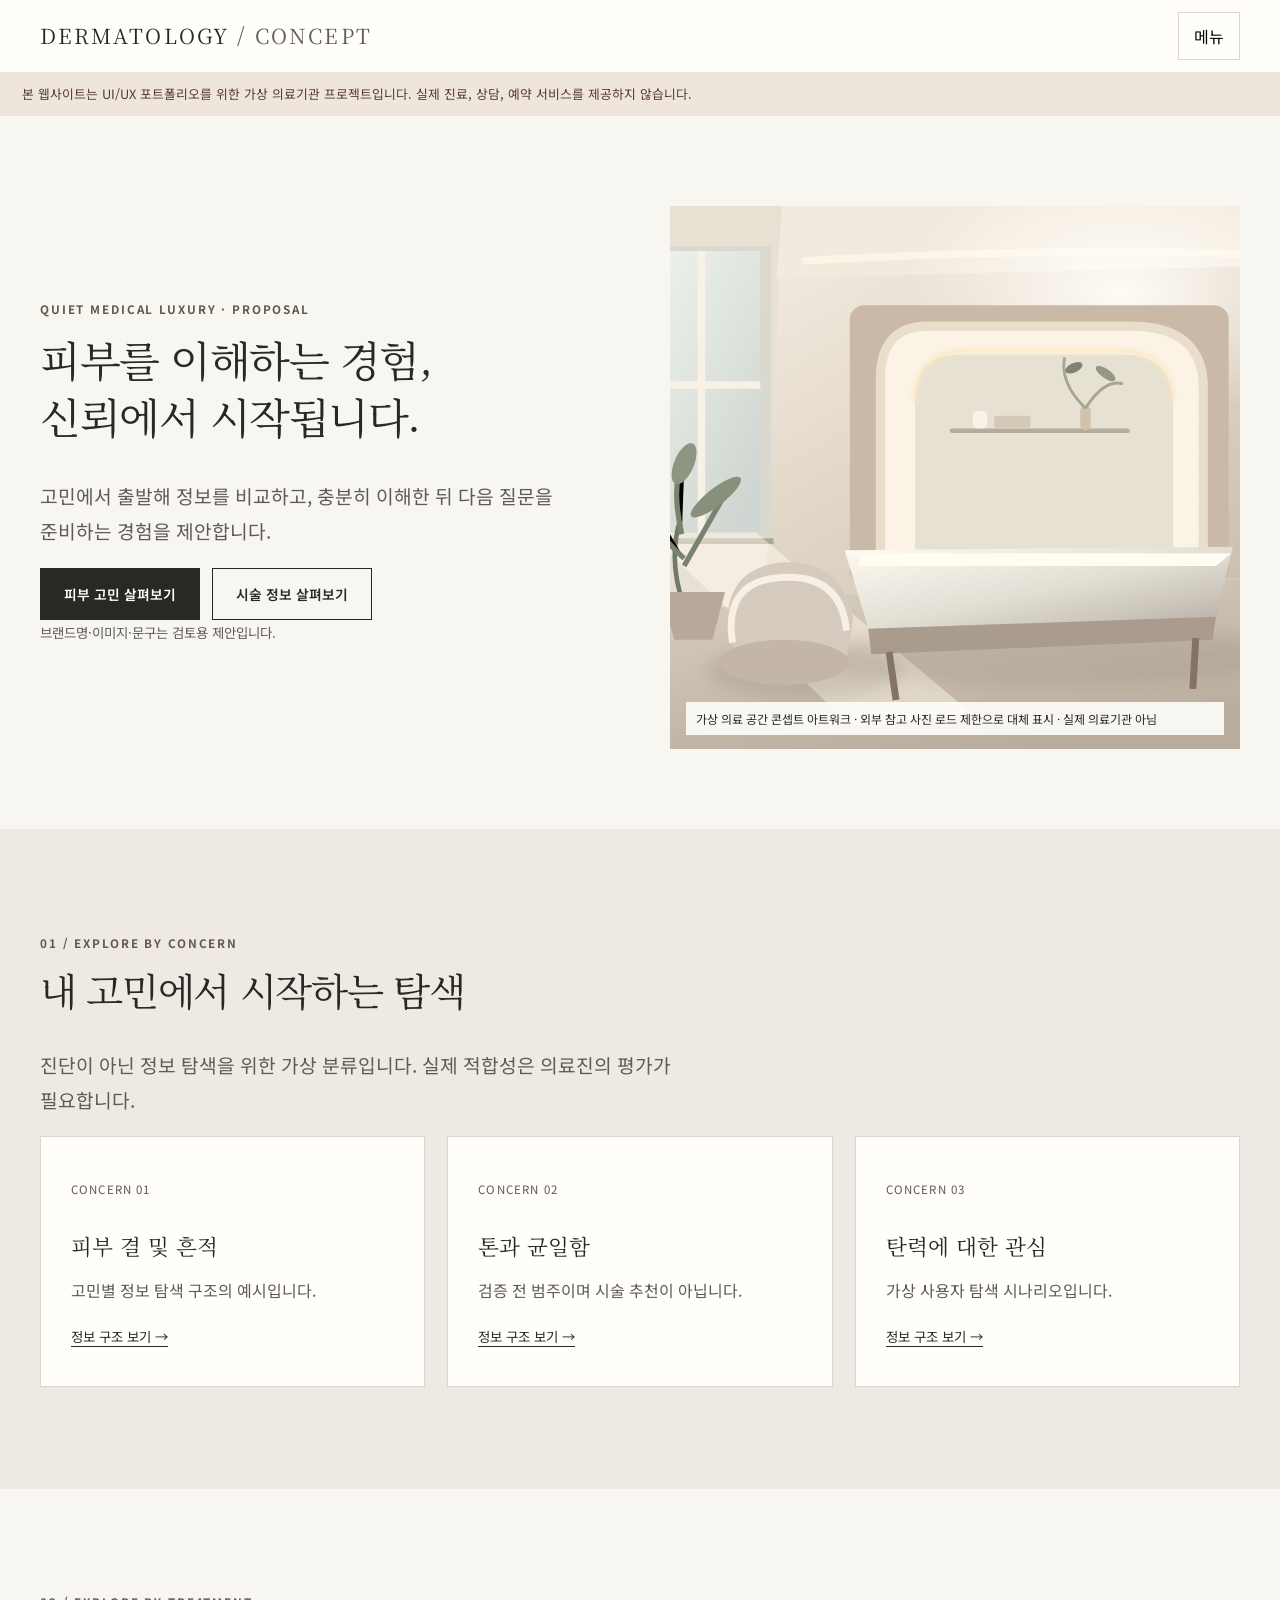
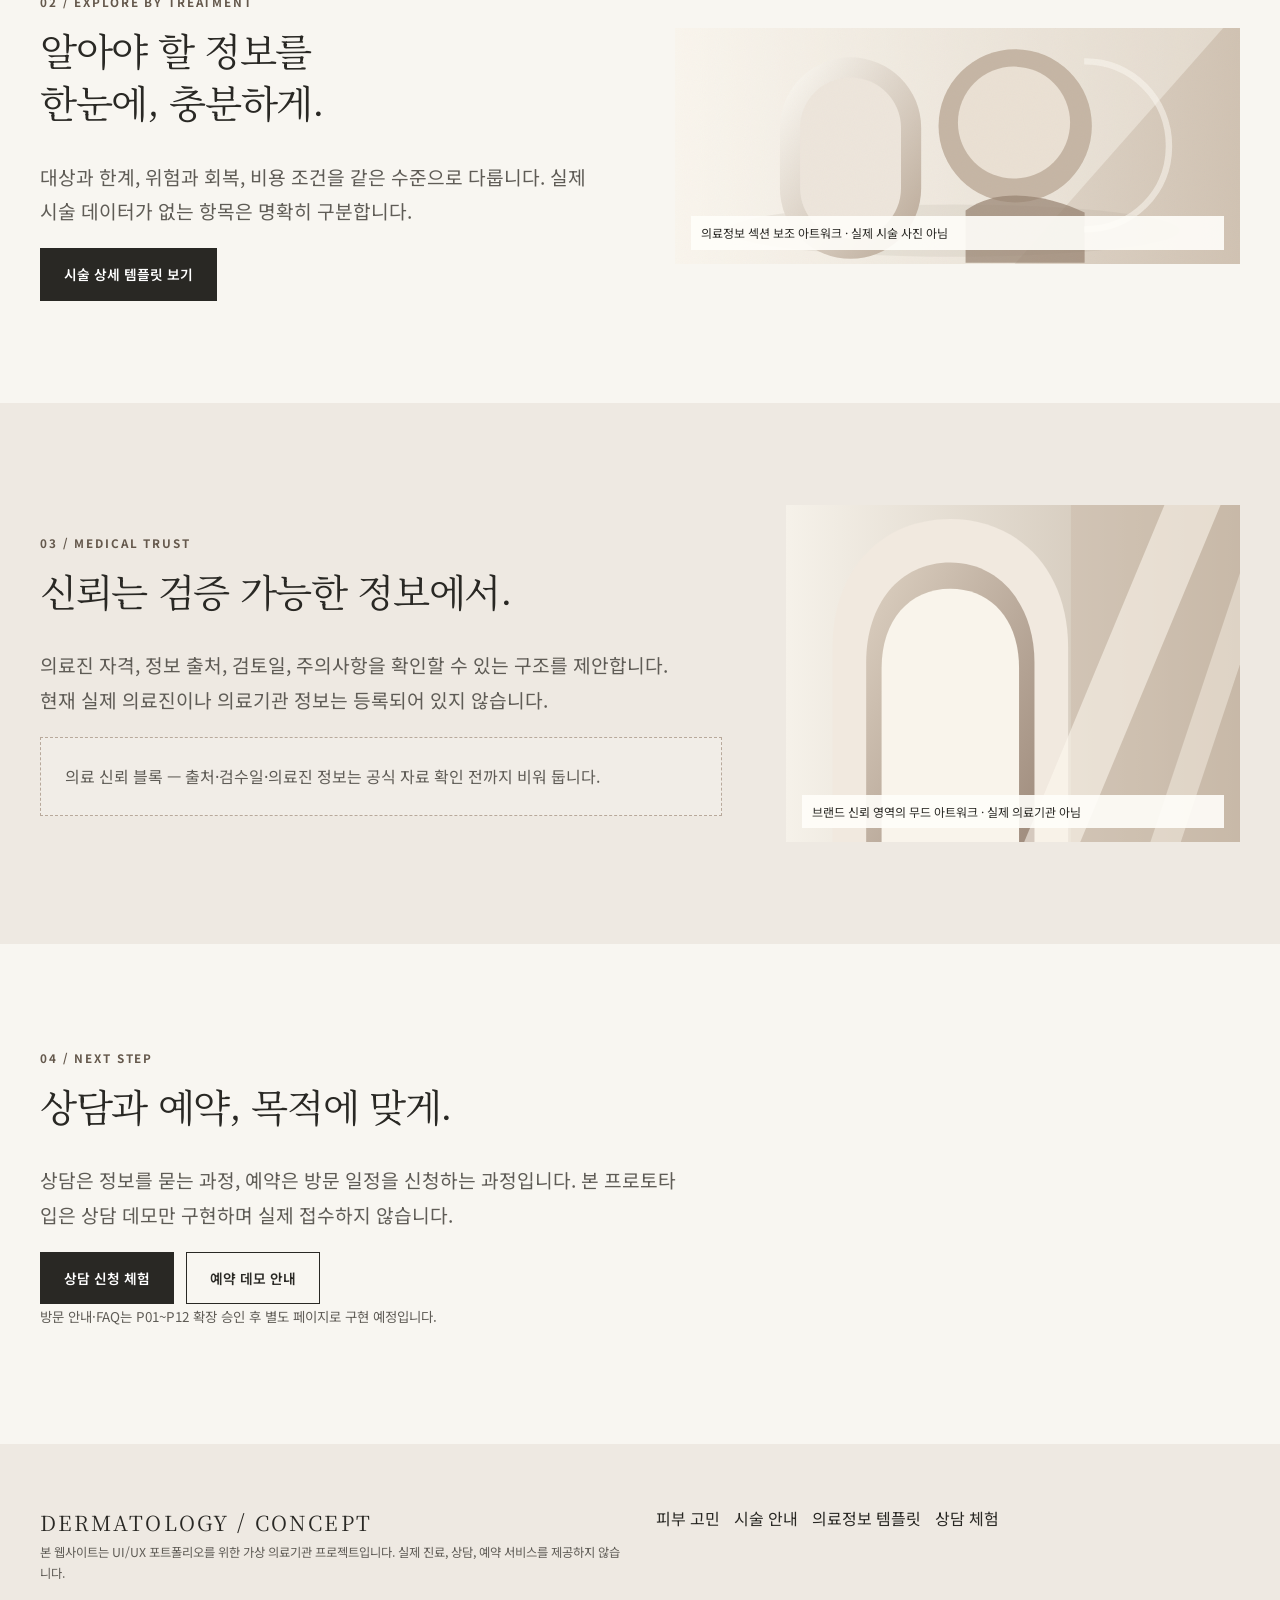
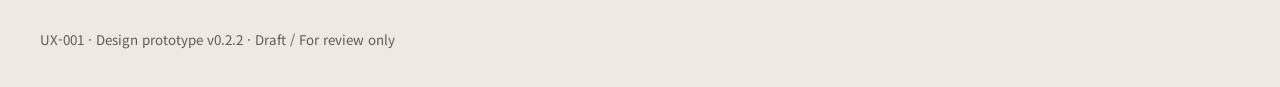
<file: index.html>
<!doctype html><html lang="ko"><head><meta charset="utf-8"><meta name="viewport" content="width=device-width,initial-scale=1"><meta name="description" content="가상의 프리미엄 피부과 웹사이트 UI/UX 포트폴리오 디자인 프로토타입. 실제 의료서비스를 제공하지 않습니다."><link rel="icon" type="image/svg+xml" href="assets/favicon.svg"><title>홈 | Premium Dermatology Concept</title><link rel="stylesheet" href="styles/tokens.css"><link rel="stylesheet" href="styles/base.css"><link rel="stylesheet" href="styles/components.css"><link rel="stylesheet" href="styles/responsive.css"></head><body>
<a class="sr-only" href="#main">본문 바로가기</a><header class="site-header"><div class="container header-inner"><a class="wordmark" href="index.html" aria-label="가상 피부과 콘셉트 홈">DERMATOLOGY <span class="muted">/ CONCEPT</span></a><button class="menu-toggle" type="button" aria-expanded="false" aria-controls="main-nav" aria-label="전체 메뉴 열기 또는 닫기">메뉴</button><nav id="main-nav" class="nav-list" aria-label="주 메뉴"><a href="#concerns">피부 고민</a><a href="#treatments">시술 안내</a><a href="#trust">의료 신뢰</a><a href="#visit">방문 안내</a><a href="pages/consultation.html">상담 체험</a><a href="pages/consultation.html#reservation-note">예약 체험 안내</a></nav></div></header><div class="disclosure">본 웹사이트는 UI/UX 포트폴리오를 위한 가상 의료기관 프로젝트입니다. 실제 진료, 상담, 예약 서비스를 제공하지 않습니다.</div>
<main id="main"><section class="hero"><div class="container hero-grid"><div><p class="eyebrow">Quiet medical luxury · Proposal</p><h1>피부를 이해하는 경험,<br>신뢰에서 시작됩니다.</h1><p class="lead">고민에서 출발해 정보를 비교하고, 충분히 이해한 뒤 다음 질문을 준비하는 경험을 제안합니다.</p><div class="button-row"><a class="btn" href="#concerns">피부 고민 살펴보기</a><a class="btn btn-outline" href="#treatments">시술 정보 살펴보기</a></div><p class="note">브랜드명·이미지·문구는 검토용 제안입니다.</p></div><figure class="editorial-photo"><img src="https://images.pexels.com/photos/7789614/pexels-photo-7789614.jpeg?auto=compress&dpr=1&h=750&w=1260" alt="차분한 뉴트럴 톤의 진료 상담 공간 예시. 가상 브랜드와 무관한 스톡 촬영 이미지" width="1200" height="940" decoding="async" fetchpriority="high" data-fallback-src="assets/images/home-medical-concept.svg"><figcaption>공간 이미지 제안 · 실제 가상 의료기관의 시설 사진이 아닙니다</figcaption></figure></div></section>
<section class="section tone" id="concerns"><div class="container"><p class="eyebrow">01 / Explore by concern</p><h2>내 고민에서 시작하는 탐색</h2><p class="lead">진단이 아닌 정보 탐색을 위한 가상 분류입니다. 실제 적합성은 의료진의 평가가 필요합니다.</p><div class="grid-3"><article class="card"><span class="index">CONCERN 01</span><h3>피부 결 및 흔적</h3><p>고민별 정보 탐색 구조의 예시입니다.</p><a href="pages/treatment.html">정보 구조 보기 →</a></article><article class="card"><span class="index">CONCERN 02</span><h3>톤과 균일함</h3><p>검증 전 범주이며 시술 추천이 아닙니다.</p><a href="pages/treatment.html">정보 구조 보기 →</a></article><article class="card"><span class="index">CONCERN 03</span><h3>탄력에 대한 관심</h3><p>가상 사용자 탐색 시나리오입니다.</p><a href="pages/treatment.html">정보 구조 보기 →</a></article></div></div></section>
<section class="section" id="treatments"><div class="container split"><div><p class="eyebrow">02 / Explore by treatment</p><h2>알아야 할 정보를<br>한눈에, 충분하게.</h2><p class="lead">대상과 한계, 위험과 회복, 비용 조건을 같은 수준으로 다룹니다. 실제 시술 데이터가 없는 항목은 명확히 구분합니다.</p><a class="btn" href="pages/treatment.html">시술 상세 템플릿 보기</a></div><figure class="editorial-photo editorial-photo--wide"><img src="assets/images/treatment-editorial.svg" alt="아이보리 석재와 유리의 곡면을 표현한 추상 아트워크. 실제 시술 이미지가 아님" width="1400" height="680"><figcaption>의료정보 섹션 보조 아트워크 · 실제 시술 사진 아님</figcaption></figure></div></section>
<section class="section tone" id="trust"><div class="container trust-grid"><div><p class="eyebrow">03 / Medical trust</p><h2>신뢰는 검증 가능한 정보에서.</h2><p class="lead">의료진 자격, 정보 출처, 검토일, 주의사항을 확인할 수 있는 구조를 제안합니다. 현재 실제 의료진이나 의료기관 정보는 등록되어 있지 않습니다.</p><div class="placeholder">의료 신뢰 블록 — 출처·검수일·의료진 정보는 공식 자료 확인 전까지 비워 둡니다.</div></div><figure class="editorial-photo"><img src="assets/images/trust-editorial.svg" width="1200" height="720" alt="아이보리 공간에서 빛과 그림자가 교차하는 추상 아트워크. 의료기관 실사나 의료진 사진이 아님"><figcaption>브랜드 신뢰 영역의 무드 아트워크 · 실제 의료기관 아님</figcaption></figure></div></section>
<section class="section" id="visit"><div class="container"><p class="eyebrow">04 / Next step</p><h2>상담과 예약, 목적에 맞게.</h2><p class="lead">상담은 정보를 묻는 과정, 예약은 방문 일정을 신청하는 과정입니다. 본 프로토타입은 상담 데모만 구현하며 실제 접수하지 않습니다.</p><div class="button-row"><a class="btn" href="pages/consultation.html">상담 신청 체험</a><a class="btn btn-outline" href="pages/consultation.html#reservation-note">예약 데모 안내</a></div><p class="note">방문 안내·FAQ는 P01~P12 확장 승인 후 별도 페이지로 구현 예정입니다.</p></div></section></main>
<footer class="site-footer"><div class="container footer-inner"><div><div class="wordmark">DERMATOLOGY / CONCEPT</div><p class="legal">본 웹사이트는 UI/UX 포트폴리오를 위한 가상 의료기관 프로젝트입니다. 실제 진료, 상담, 예약 서비스를 제공하지 않습니다.</p></div><nav aria-label="푸터 탐색"><a href="#concerns">피부 고민</a><a href="#treatments">시술 안내</a><a href="pages/treatment.html">의료정보 템플릿</a><a href="pages/consultation.html">상담 체험</a></nav><small>UX-001 · Design prototype v0.2.2 · Draft / For review only</small></div></footer><script src="scripts/navigation.js" defer></script><script src="scripts/editorial-image.js" defer></script></body></html>
</file>
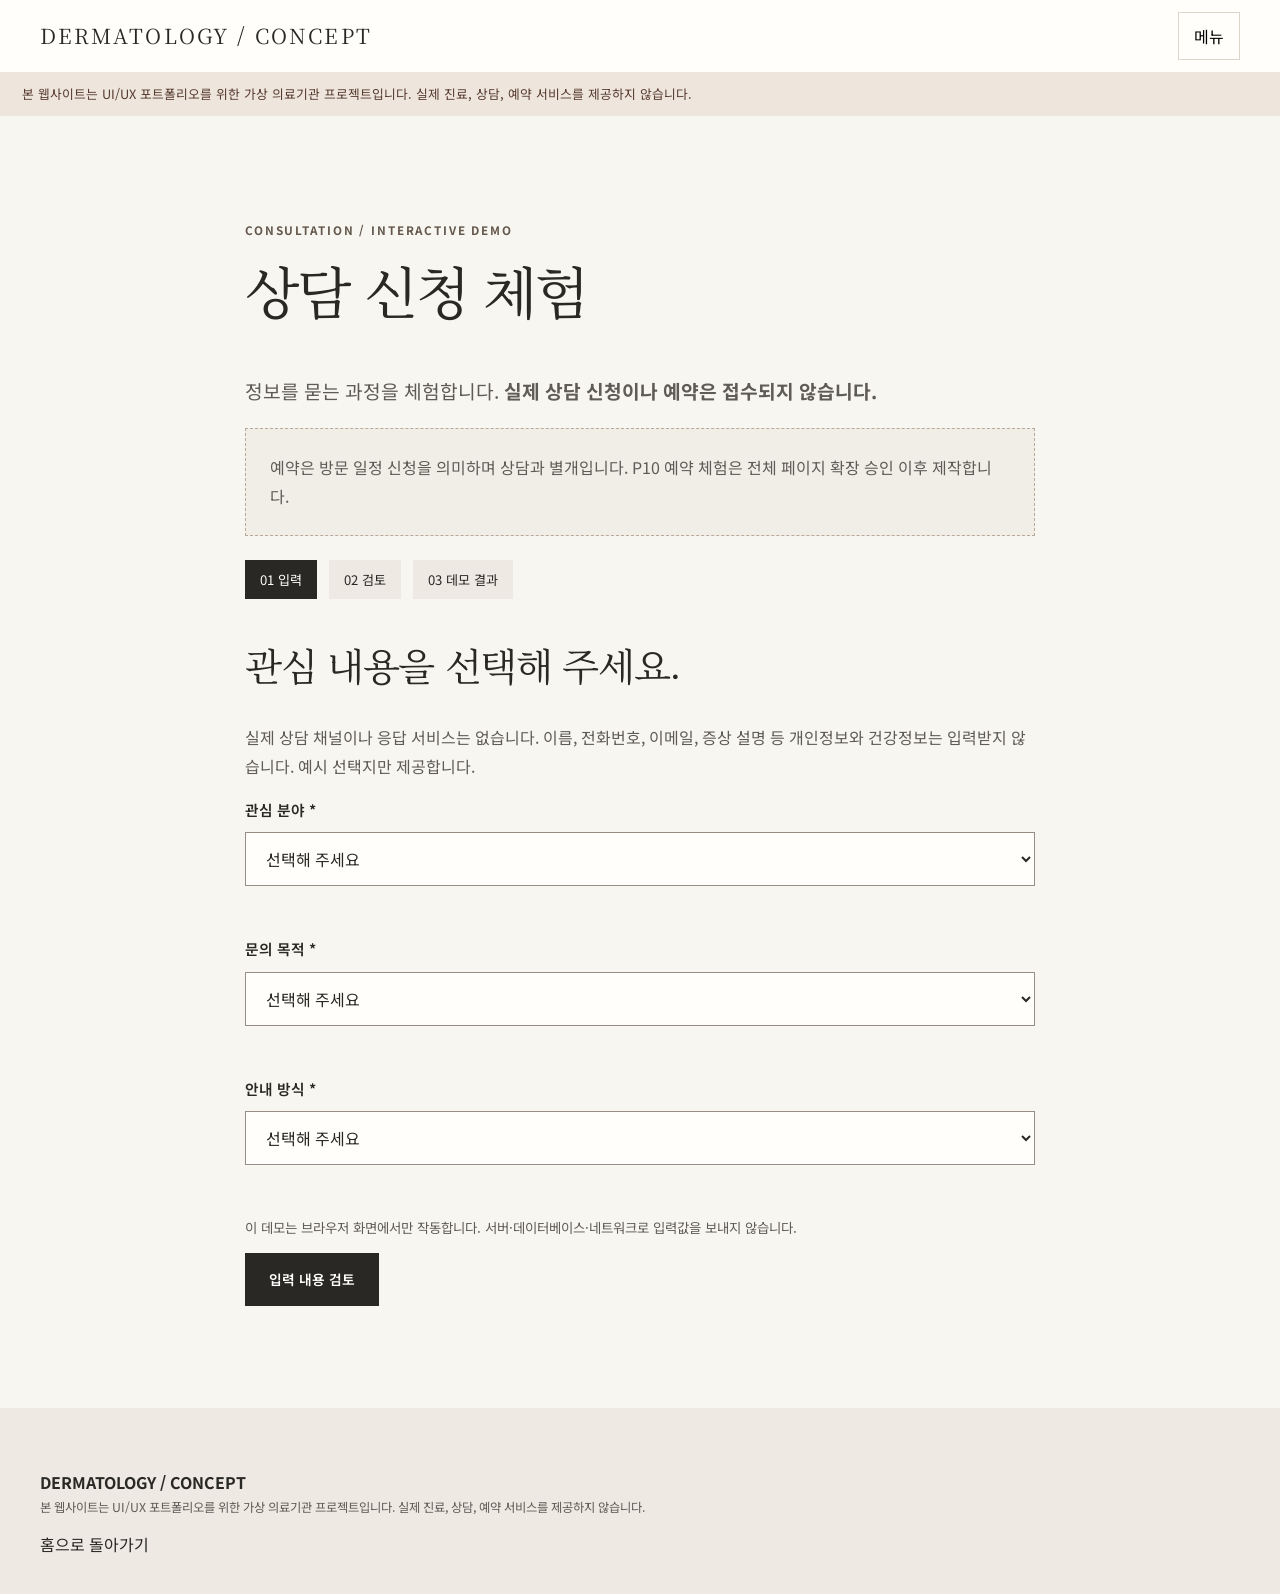
<file: pages/consultation.html>
<!doctype html><html lang="ko"><head><meta charset="utf-8"><meta name="viewport" content="width=device-width,initial-scale=1"><meta name="description" content="실제 개인정보를 수집하지 않는 가상 피부과 상담 신청 UX 데모."><link rel="icon" type="image/svg+xml" href="../assets/favicon.svg"><title>상담 신청 체험 | Dermatology Concept</title><link rel="stylesheet" href="../styles/tokens.css"><link rel="stylesheet" href="../styles/base.css"><link rel="stylesheet" href="../styles/components.css"><link rel="stylesheet" href="../styles/responsive.css"></head><body><a class="sr-only" href="#main">본문 바로가기</a><header class="site-header"><div class="container header-inner"><a class="wordmark" href="../index.html">DERMATOLOGY / CONCEPT</a><button class="menu-toggle" type="button" aria-expanded="false" aria-controls="main-nav" aria-label="전체 메뉴 열기 또는 닫기">메뉴</button><nav id="main-nav" class="nav-list" aria-label="주 메뉴"><a href="../index.html#concerns">피부 고민</a><a href="../index.html#treatments">시술 안내</a><a href="treatment.html">의료 신뢰</a><a href="../index.html#visit">방문 안내</a><a href="consultation.html" aria-current="page">상담 체험</a></nav></div></header><div class="disclosure">본 웹사이트는 UI/UX 포트폴리오를 위한 가상 의료기관 프로젝트입니다. 실제 진료, 상담, 예약 서비스를 제공하지 않습니다.</div><main id="main"><section class="section"><div class="container form-shell"><p class="eyebrow">Consultation / Interactive demo</p><h1 id="flow-heading" tabindex="-1">상담 신청 체험</h1><p class="lead">정보를 묻는 과정을 체험합니다. <strong>실제 상담 신청이나 예약은 접수되지 않습니다.</strong></p><div class="placeholder" id="reservation-note">예약은 방문 일정 신청을 의미하며 상담과 별개입니다. P10 예약 체험은 전체 페이지 확장 승인 이후 제작합니다.</div><div class="progress" aria-label="진행 단계"><span data-progress class="active">01 입력</span><span data-progress>02 검토</span><span data-progress>03 데모 결과</span></div>
<section id="step-input" aria-labelledby="input-title"><h2 id="input-title" tabindex="-1">관심 내용을 선택해 주세요.</h2><p>실제 상담 채널이나 응답 서비스는 없습니다. 이름, 전화번호, 이메일, 증상 설명 등 개인정보와 건강정보는 입력받지 않습니다. 예시 선택지만 제공합니다.</p><div id="form-alert" class="form-alert hidden" role="alert">필수 선택 항목을 확인해 주세요. 입력 오류를 수정한 후 다시 검토할 수 있습니다.</div><form id="demo-form" novalidate><div class="field"><label for="concern">관심 분야 <span aria-hidden="true">*</span></label><select id="concern" name="concern" required aria-describedby="error-concern"><option value="">선택해 주세요</option><option value="texture">피부 결에 대한 일반 정보</option><option value="tone">피부 톤에 대한 일반 정보</option><option value="care">관리 절차에 대한 일반 정보</option></select><span class="field-error" id="error-concern" aria-live="polite"></span></div><div class="field"><label for="goal">문의 목적 <span aria-hidden="true">*</span></label><select id="goal" name="goal" required aria-describedby="error-goal"><option value="">선택해 주세요</option><option value="information">정보 탐색</option><option value="process">진행 절차 이해</option><option value="comparison">안내 내용 비교</option></select><span class="field-error" id="error-goal" aria-live="polite"></span></div><div class="field"><label for="channel">안내 방식 <span aria-hidden="true">*</span></label><select id="channel" name="channel" required aria-describedby="error-channel"><option value="">선택해 주세요</option><option value="onscreen">화면 내 안내 예시</option><option value="checklist">체크리스트 예시</option></select><span class="field-error" id="error-channel" aria-live="polite"></span></div><p class="note">이 데모는 브라우저 화면에서만 작동합니다. 서버·데이터베이스·네트워크로 입력값을 보내지 않습니다.</p><button class="btn" type="submit">입력 내용 검토</button></form></section>
<section id="step-review" class="hidden" aria-labelledby="review-title"><h2 id="review-title" tabindex="-1">입력 내용 검토</h2><p>아래 선택값을 확인해 주세요. 실제 전송이나 접수는 이루어지지 않습니다.</p><dl><div class="review-row"><dt>관심 분야</dt><dd id="review-concern"></dd></div><div class="review-row"><dt>문의 목적</dt><dd id="review-goal"></dd></div><div class="review-row"><dt>안내 방식</dt><dd id="review-channel"></dd></div></dl><div class="button-row"><button class="btn btn-outline" type="button" id="edit">입력 수정</button><button class="btn" type="button" id="complete">데모 결과 보기</button></div></section>
<section id="step-result" class="hidden" aria-labelledby="result-title"><div class="status-result"><p class="eyebrow">Demo complete / Not submitted</p><h2 id="result-title" tabindex="-1">상담 신청 흐름 체험이 완료되었습니다.</h2><p><strong>실제 상담이나 예약은 접수되지 않았습니다.</strong> 입력한 예시 선택값은 저장하거나 전송하지 않았습니다.</p><div class="button-row"><button class="btn btn-outline" type="button" id="retry">다시 체험하기</button><a class="btn" href="treatment.html#faq">시술 정보 FAQ 보기</a></div></div></section></div></section></main><footer class="site-footer"><div class="container"><strong>DERMATOLOGY / CONCEPT</strong><p class="legal">본 웹사이트는 UI/UX 포트폴리오를 위한 가상 의료기관 프로젝트입니다. 실제 진료, 상담, 예약 서비스를 제공하지 않습니다.</p><a href="../index.html">홈으로 돌아가기</a></div></footer><script src="../scripts/navigation.js" defer></script><script src="../scripts/consultation-demo.js" defer></script></body></html>
</file>
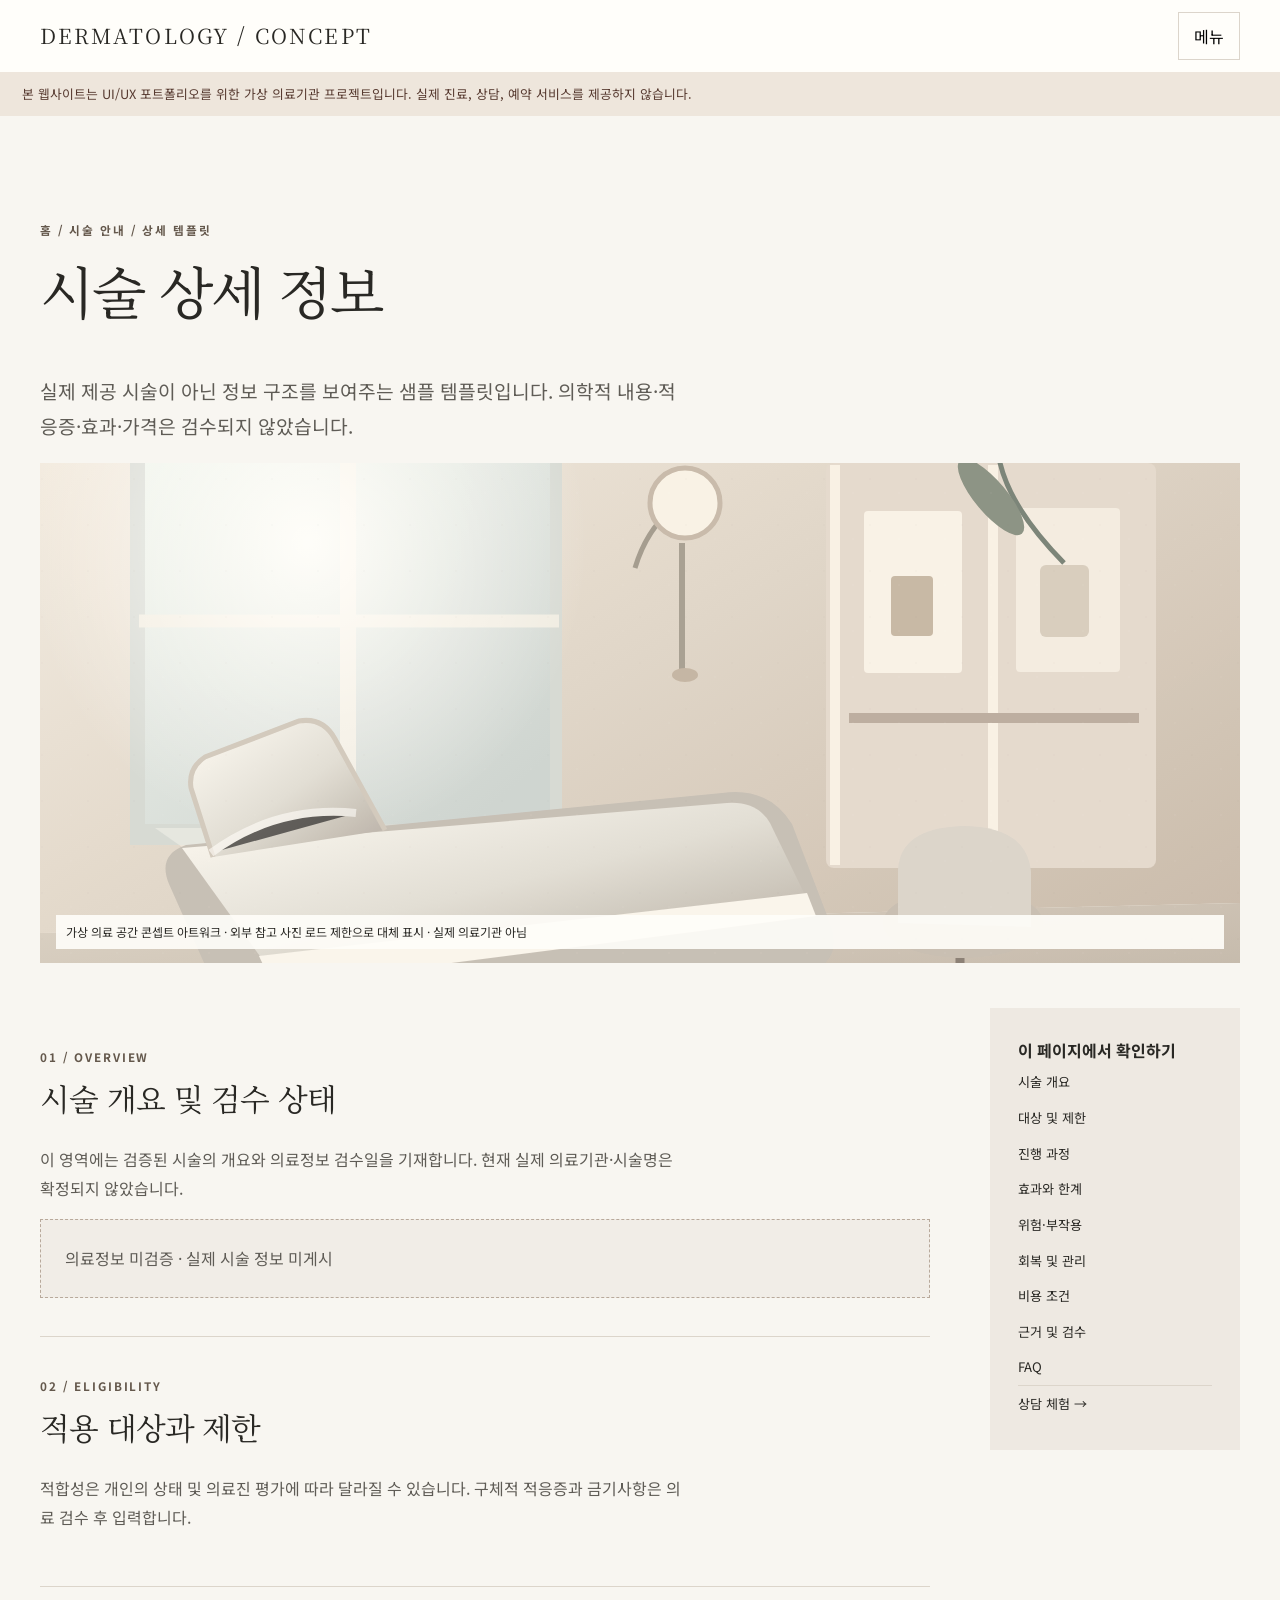
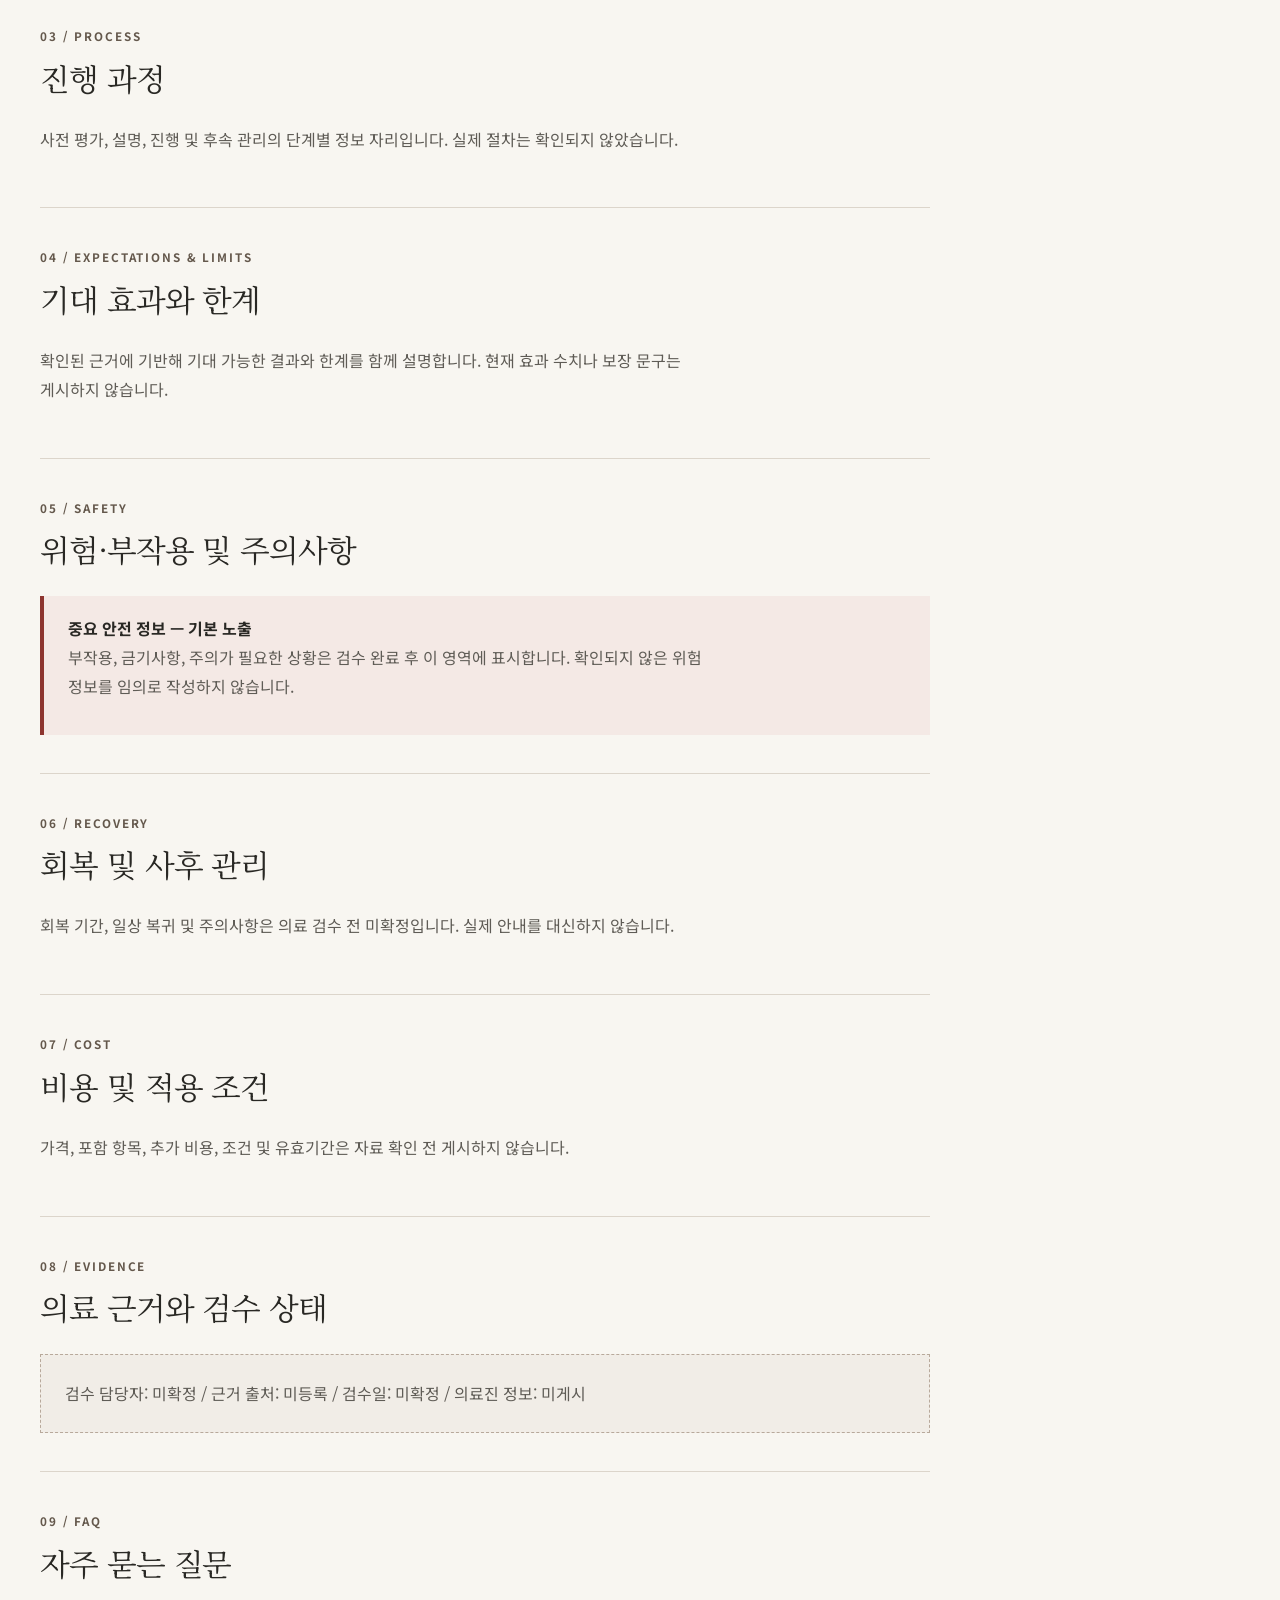
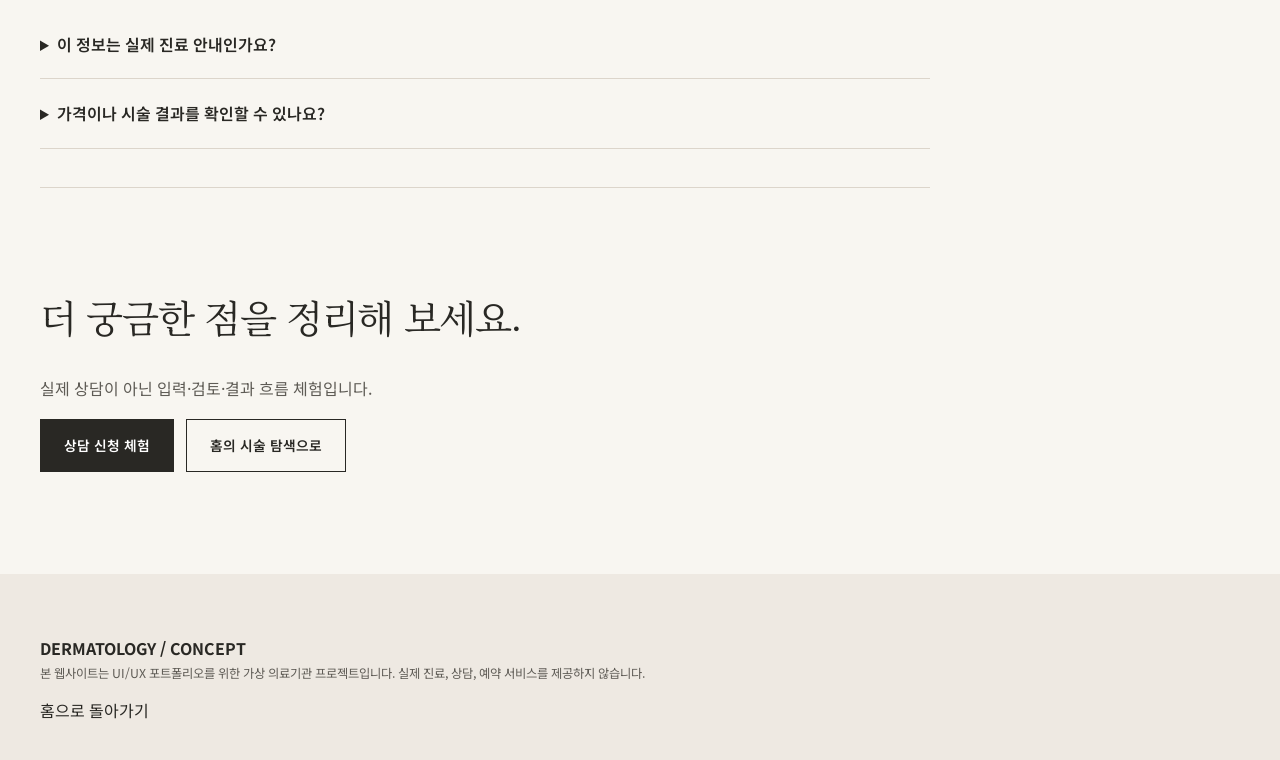
<file: pages/treatment.html>
<!doctype html><html lang="ko"><head><meta charset="utf-8"><meta name="viewport" content="width=device-width,initial-scale=1"><meta name="description" content="가상 피부과 시술 상세 정보 구조 시안. 실제 시술 정보가 아닙니다."><link rel="icon" type="image/svg+xml" href="../assets/favicon.svg"><title>시술 상세 템플릿 | Dermatology Concept</title><link rel="stylesheet" href="../styles/tokens.css"><link rel="stylesheet" href="../styles/base.css"><link rel="stylesheet" href="../styles/components.css"><link rel="stylesheet" href="../styles/responsive.css"></head><body><a class="sr-only" href="#main">본문 바로가기</a><header class="site-header"><div class="container header-inner"><a class="wordmark" href="../index.html">DERMATOLOGY / CONCEPT</a><button class="menu-toggle" type="button" aria-expanded="false" aria-controls="main-nav" aria-label="전체 메뉴 열기 또는 닫기">메뉴</button><nav id="main-nav" class="nav-list" aria-label="주 메뉴"><a href="../index.html#concerns">피부 고민</a><a href="../index.html#treatments">시술 안내</a><a href="#evidence">의료 신뢰</a><a href="../index.html#visit">방문 안내</a><a href="consultation.html">상담 체험</a></nav></div></header><div class="disclosure">본 웹사이트는 UI/UX 포트폴리오를 위한 가상 의료기관 프로젝트입니다. 실제 진료, 상담, 예약 서비스를 제공하지 않습니다.</div><main id="main"><section class="section" style="padding-bottom:45px"><div class="container"><p class="eyebrow"><a href="../index.html">홈</a> / 시술 안내 / 상세 템플릿</p><h1>시술 상세 정보</h1><p class="lead">실제 제공 시술이 아닌 정보 구조를 보여주는 샘플 템플릿입니다. 의학적 내용·적응증·효과·가격은 검수되지 않았습니다.</p><figure class="editorial-photo editorial-photo--wide"><img src="https://images.pexels.com/photos/7789616/pexels-photo-7789616.jpeg?cs=srgb&dl=pexels-babydov-7789616.jpg&fm=jpg" width="1200" height="940" decoding="async" alt="인물과 특정 의료장비가 없는 절제된 진료 공간의 예시 사진. 실제 시술·의료기관 모습이 아님" data-fallback-src="../assets/images/treatment-medical-concept.svg"><figcaption>의료 공간 참고 이미지 · 실제 의료진·시술·시술 효과·가상 의료기관 시설을 나타내지 않습니다</figcaption></figure></div></section><div class="container medical-layout"><article><section class="medical-section" id="overview"><p class="eyebrow">01 / Overview</p><h2>시술 개요 및 검수 상태</h2><p>이 영역에는 검증된 시술의 개요와 의료정보 검수일을 기재합니다. 현재 실제 의료기관·시술명은 확정되지 않았습니다.</p><div class="placeholder">의료정보 미검증 · 실제 시술 정보 미게시</div></section><section class="medical-section" id="eligibility"><p class="eyebrow">02 / Eligibility</p><h2>적용 대상과 제한</h2><p>적합성은 개인의 상태 및 의료진 평가에 따라 달라질 수 있습니다. 구체적 적응증과 금기사항은 의료 검수 후 입력합니다.</p></section><section class="medical-section" id="process"><p class="eyebrow">03 / Process</p><h2>진행 과정</h2><p>사전 평가, 설명, 진행 및 후속 관리의 단계별 정보 자리입니다. 실제 절차는 확인되지 않았습니다.</p></section><section class="medical-section" id="expectations"><p class="eyebrow">04 / Expectations & limits</p><h2>기대 효과와 한계</h2><p>확인된 근거에 기반해 기대 가능한 결과와 한계를 함께 설명합니다. 현재 효과 수치나 보장 문구는 게시하지 않습니다.</p></section><section class="medical-section" id="risks"><p class="eyebrow">05 / Safety</p><h2>위험·부작용 및 주의사항</h2><div class="risk"><strong>중요 안전 정보 — 기본 노출</strong><p>부작용, 금기사항, 주의가 필요한 상황은 검수 완료 후 이 영역에 표시합니다. 확인되지 않은 위험 정보를 임의로 작성하지 않습니다.</p></div></section><section class="medical-section" id="recovery"><p class="eyebrow">06 / Recovery</p><h2>회복 및 사후 관리</h2><p>회복 기간, 일상 복귀 및 주의사항은 의료 검수 전 미확정입니다. 실제 안내를 대신하지 않습니다.</p></section><section class="medical-section" id="pricing"><p class="eyebrow">07 / Cost</p><h2>비용 및 적용 조건</h2><p>가격, 포함 항목, 추가 비용, 조건 및 유효기간은 자료 확인 전 게시하지 않습니다.</p></section><section class="medical-section" id="evidence"><p class="eyebrow">08 / Evidence</p><h2>의료 근거와 검수 상태</h2><div class="placeholder">검수 담당자: 미확정 / 근거 출처: 미등록 / 검수일: 미확정 / 의료진 정보: 미게시</div></section><section class="medical-section" id="faq"><p class="eyebrow">09 / FAQ</p><h2>자주 묻는 질문</h2><details class="faq-item"><summary>이 정보는 실제 진료 안내인가요?</summary><p>아닙니다. UI/UX 포트폴리오의 시술 정보 구조를 보여주는 데모입니다.</p></details><details class="faq-item"><summary>가격이나 시술 결과를 확인할 수 있나요?</summary><p>실제 의료기관 정보가 없어 제공하지 않습니다. 구체적인 의학적 내용은 검수 후에만 게시합니다.</p></details></section><section class="section"><h2>더 궁금한 점을 정리해 보세요.</h2><p>실제 상담이 아닌 입력·검토·결과 흐름 체험입니다.</p><div class="button-row"><a class="btn" href="consultation.html">상담 신청 체험</a><a class="btn btn-outline" href="../index.html#treatments">홈의 시술 탐색으로</a></div></section></article><aside class="medical-aside" aria-label="페이지 내 목차"><strong>이 페이지에서 확인하기</strong><a href="#overview">시술 개요</a><a href="#eligibility">대상 및 제한</a><a href="#process">진행 과정</a><a href="#expectations">효과와 한계</a><a href="#risks">위험·부작용</a><a href="#recovery">회복 및 관리</a><a href="#pricing">비용 조건</a><a href="#evidence">근거 및 검수</a><a href="#faq">FAQ</a><hr class="thin-rule"><a href="consultation.html">상담 체험 →</a></aside></div></main><footer class="site-footer"><div class="container"><strong>DERMATOLOGY / CONCEPT</strong><p class="legal">본 웹사이트는 UI/UX 포트폴리오를 위한 가상 의료기관 프로젝트입니다. 실제 진료, 상담, 예약 서비스를 제공하지 않습니다.</p><a href="../index.html">홈으로 돌아가기</a></div></footer><script src="../scripts/navigation.js" defer></script><script src="../scripts/editorial-image.js" defer></script></body></html>
</file>
<file: styles/tokens.css>
/* UX-001 design system v0.2 — proposal, not approved brand tokens */
:root{--ivory:#f8f6f1;--paper:#fffefa;--warm:#eee9e2;--taupe:#b7a99a;--ink:#292824;--muted:#5f5c56;--accent:#64584c;--line:#dcd5cb;--error:#8d352f;--success:#345c48;--focus:#255c83;--font-body:'Noto Sans KR','Apple SD Gothic Neo','Malgun Gothic',sans-serif;--font-display:'Noto Serif KR','Nanum Myeongjo',serif;--s1:4px;--s2:8px;--s3:12px;--s4:16px;--s6:24px;--s8:32px;--s12:48px;--s16:64px;--s24:96px;--container:1200px;--radius:3px;--shadow:0 15px 45px #2928240a}
</file>
<file: styles/base.css>
@import url('https://fonts.googleapis.com/css2?family=Noto+Sans+KR:wght@400;500;600;700&family=Noto+Serif+KR:wght@400;500&display=swap');
*,*::before,*::after{box-sizing:border-box}html{scroll-behavior:smooth}body{margin:0;background:var(--ivory);color:var(--ink);font:400 16px/1.8 var(--font-body);overflow-wrap:anywhere}img{max-width:100%;height:auto}a{color:inherit;text-decoration:none}a:hover{text-decoration:underline}button,input,select{font:inherit}button{cursor:pointer}button:disabled{opacity:.45;cursor:not-allowed}h1,h2,h3,p{margin-top:0}h1,h2{font-family:var(--font-display);font-weight:400;line-height:1.35;letter-spacing:-.035em}h1{font-size:clamp(2.4rem,4.4vw,4.6rem)}h2{font-size:clamp(1.9rem,3vw,3.1rem)}h3{font-size:1.18rem}p{color:var(--muted)}:focus-visible{outline:3px solid var(--focus);outline-offset:4px}.sr-only{position:absolute;width:1px;height:1px;overflow:hidden;clip:rect(0,0,0,0);white-space:nowrap}.container{width:min(calc(100% - 64px),var(--container));margin-inline:auto}.section{padding:clamp(68px,8vw,120px) 0}.eyebrow{font-size:.73rem;letter-spacing:.16em;text-transform:uppercase;color:var(--accent);font-weight:700}.lead{font-size:clamp(1rem,1.5vw,1.2rem);max-width:58ch}.note{font-size:.84rem}.legal{font-size:.77rem;line-height:1.7}.muted{color:var(--muted)}.disclosure{background:#eee6dc;color:#573a30;padding:12px 22px;font-size:.8rem;line-height:1.6}.site-footer{background:var(--warm);padding:60px 0 35px}.site-footer .footer-inner{display:grid;grid-template-columns:1fr 1fr;gap:32px}.site-footer nav{display:flex;flex-wrap:wrap;gap:14px;align-content:start}.site-footer small{grid-column:1/-1;color:var(--muted)}

h1,h2,h3{word-break:keep-all}
.sr-only:focus-visible{position:fixed;top:10px;left:10px;z-index:100;clip:auto;width:auto;height:auto;overflow:visible;white-space:normal;padding:10px 14px;background:var(--paper);color:var(--ink);border:2px solid var(--focus)}
</file>
<file: styles/components.css>
.site-header{background:var(--paper);position:relative;z-index:5}.header-inner{min-height:88px;display:flex;align-items:center;justify-content:space-between;gap:24px}.wordmark{font-family:var(--font-display);font-size:1.3rem;letter-spacing:.1em}.nav-list{display:flex;align-items:center;gap:25px}.nav-list a{font-size:.82rem;white-space:nowrap}.nav-list a:last-child{color:var(--accent);font-weight:700}.menu-toggle{display:none;border:1px solid var(--line);padding:9px 15px;background:transparent}.button-row{display:flex;flex-wrap:wrap;gap:12px}.btn{display:inline-flex;align-items:center;justify-content:center;min-height:50px;padding:13px 23px;background:var(--ink);border:1px solid var(--ink);color:white;font-size:.86rem;font-weight:600;text-align:center;transition:background .2s}.btn:hover{background:var(--accent);color:white;text-decoration:none}.btn-outline{background:transparent;color:var(--ink)}.btn-outline:hover{background:var(--warm);color:var(--ink)}.btn-text{background:none;color:var(--ink);border:0;border-bottom:1px solid var(--ink);padding:8px 0;min-height:0}.hero{padding:90px 0 80px}.hero-grid{display:grid;grid-template-columns:1fr 1.03fr;align-items:center;gap:clamp(30px,6vw,100px)}.hero p{max-width:48ch}.editorial{min-height:490px;background:linear-gradient(140deg,#ddd5c9 0%,#eee9e1 50%,#c8b9a9 100%);position:relative;overflow:hidden}.editorial::before{content:'';position:absolute;width:55%;height:80%;left:27%;bottom:-23%;border-radius:50% 50% 0 0;background:linear-gradient(125deg,#c7b5a5,#f3e8d8);filter:blur(3px)}.editorial::after{content:'IMAGE CONCEPT · NOT FINAL';position:absolute;bottom:20px;left:22px;letter-spacing:.14em;font-size:10px;color:#5e544b}.editorial-small{min-height:240px}.grid-3{display:grid;grid-template-columns:repeat(3,minmax(0,1fr));gap:22px}.card{background:var(--paper);padding:36px 30px;min-height:235px;border:1px solid var(--line)}.card .index{font-size:.72rem;color:var(--accent);letter-spacing:.1em}.card h3{font-family:var(--font-display);font-size:1.35rem;font-weight:400;margin:25px 0 10px}.card a{font-size:.84rem;border-bottom:1px solid currentColor}.split{display:grid;grid-template-columns:1fr 1fr;gap:70px;align-items:center}.tone{background:var(--warm)}.thin-rule{border:0;border-top:1px solid var(--line);margin:0}.medical-layout{display:grid;grid-template-columns:minmax(0,1fr) 250px;gap:60px;align-items:start}.medical-section{padding:38px 0;border-bottom:1px solid var(--line)}.medical-section h2{font-size:clamp(1.6rem,2.4vw,2.1rem)}.medical-section p{max-width:72ch}.medical-aside{position:sticky;top:24px;padding:28px;background:var(--warm)}.medical-aside a{display:block;font-size:.82rem;padding:6px 0}.risk{border-left:4px solid var(--error);padding:18px 24px;background:#f4e9e5}.placeholder{border:1px dashed #b8a99b;background:#f1ede7;padding:24px;color:var(--muted)}.faq-item{border-bottom:1px solid var(--line)}.faq-item summary{cursor:pointer;padding:20px 0;font-weight:600}.faq-item p{padding-bottom:20px}.form-shell{max-width:790px;margin:auto}.progress{display:flex;gap:12px;flex-wrap:wrap;margin:24px 0 40px}.progress span{font-size:.82rem;padding:8px 15px;background:var(--warm)}.progress .active{background:var(--ink);color:white}.field{display:grid;gap:9px;margin-bottom:25px}.field label{font-size:.92rem;font-weight:600}.field select{width:100%;min-height:54px;padding:12px 16px;border:1px solid #968e85;background:var(--paper);color:var(--ink)}.field select[aria-invalid=true]{border:2px solid var(--error)}.field-error{color:var(--error);font-size:.84rem;min-height:1.2em}.form-alert{padding:16px 20px;border-left:4px solid var(--error);background:#f6eae6;color:#632f29;margin-bottom:25px}.review-row{display:grid;grid-template-columns:140px 1fr;gap:20px;padding:18px 0;border-bottom:1px solid var(--line)}.review-row dt{color:var(--muted)}.review-row dd{margin:0;font-weight:600}.status-result{padding:36px;background:var(--paper);border:1px solid var(--line)}.hidden{display:none!important}

/* R04 v0.2.1: editable original editorial assets; not actual clinic or treatment photos. */
.editorial-photo{position:relative;margin:0;min-width:0;overflow:hidden;background:var(--warm);aspect-ratio:1.05}
.editorial-photo img{display:block;width:100%;height:100%;object-fit:cover}
.editorial-photo figcaption{position:absolute;right:16px;bottom:14px;left:16px;padding:8px 10px;background:rgba(255,254,250,.9);font-size:.75rem;line-height:1.45;color:var(--ink)}
.editorial-photo--wide{aspect-ratio:2.4}
[id^="step-"]>h2:focus{outline:3px solid var(--focus);outline-offset:6px}
@media(max-width:800px){.editorial-photo{aspect-ratio:1.25}.editorial-photo--wide{aspect-ratio:1.8}}
@media(max-width:500px){.editorial-photo{aspect-ratio:1}.editorial-photo--wide{aspect-ratio:1.4}.editorial-photo figcaption{font-size:.75rem}}
/* Explicit sizing for interactive elements in the preview browser and CSS embedding. */
.btn{box-sizing:border-box}

/* Desktop hero preserves Korean word boundaries. */
.hero h1{font-size:clamp(2.35rem,3.3vw,3.3rem);word-break:keep-all}
.trust-grid{display:grid;grid-template-columns:minmax(0,1.2fr) minmax(0,.8fr);gap:clamp(30px,5vw,80px);align-items:center}
.trust-grid .editorial-photo{aspect-ratio:1.35}
@media(max-width:800px){.trust-grid{grid-template-columns:minmax(0,1fr)}.trust-grid .editorial-photo{aspect-ratio:1.8}}

/* UX-001 v0.2.2 R06 licensed medical-space editorial photography. */
.editorial-photo img[data-fallback-src]{object-position:50% 50%;filter:saturate(.83) sepia(.06)}
.editorial-photo:has(img[data-fallback-src]){background:#ded4c7}
.editorial-photo:has(img[data-fallback-src]) figcaption{max-width:calc(100% - 32px)}
</file>
<file: styles/responsive.css>
@media(max-width:1050px){.nav-list{gap:12px}.nav-list a{font-size:.74rem}.hero-grid{gap:35px}.medical-layout{grid-template-columns:minmax(0,1fr) 210px;gap:30px}}@media(max-width:800px){.menu-toggle{display:block}.nav-list{display:none;position:absolute;left:0;right:0;top:100%;padding:20px max(24px,5vw) 30px;background:var(--paper);box-shadow:var(--shadow);flex-direction:column;align-items:stretch;gap:0}.nav-list.is-open{display:flex}.nav-list a{font-size:1rem;padding:12px 0;border-bottom:1px solid var(--line)}.header-inner{min-height:72px}.hero-grid,.split{grid-template-columns:1fr;gap:35px}.hero{padding:65px 0}.editorial{min-height:350px}.grid-3{grid-template-columns:1fr 1fr}.medical-layout{grid-template-columns:1fr}.medical-aside{position:static;order:-1}.site-footer .footer-inner{grid-template-columns:1fr}}@media(max-width:500px){.container{width:calc(100% - 40px)}.section{padding:65px 0}.hero{padding:48px 0}.editorial{min-height:270px}.grid-3{grid-template-columns:1fr}.card{min-height:0;padding:28px 24px}.button-row{flex-direction:column;align-items:stretch}.button-row .btn{width:100%}.review-row{grid-template-columns:1fr;gap:3px}.site-footer{padding:48px 0 30px}.wordmark{font-size:1.03rem}.medical-section{padding:30px 0}.disclosure{padding:12px 20px}}@media(max-width:350px){.container{width:calc(100% - 32px)}.wordmark{font-size:.93rem}.btn{padding:12px 14px}}@media(prefers-reduced-motion:reduce){html{scroll-behavior:auto}*{transition:none!important}}

/* Narrow reflow: prevent the long English draft wordmark from forcing horizontal scroll. */
.wordmark{overflow-wrap:anywhere;min-width:0}
.header-inner{min-width:0}
@media(max-width:430px){.header-inner{gap:10px}.menu-toggle{flex-shrink:0;min-width:64px;min-height:44px}.wordmark{font-size:clamp(.73rem,3.55vw,1rem);letter-spacing:.025em}}
@media(max-width:350px){.nav-list{max-height:calc(100dvh - 68px);overflow-y:auto}.progress{gap:5px}.progress span{font-size:.72rem;padding:8px 7px}}
@media(max-width:800px){.hero-grid,.split,.medical-layout{grid-template-columns:minmax(0,1fr)}.hero-grid>*,.split>*,.medical-layout>*,.button-row{min-width:0}}
@media(max-width:500px){.button-row{width:100%}.button-row .btn{min-width:0;max-width:100%;white-space:normal;overflow-wrap:anywhere}}
/* Early navigation collapse allows extreme text enlargement at intermediate widths. */
@media(max-width:1350px){.menu-toggle{display:block}.nav-list{display:none;position:absolute;left:0;right:0;top:100%;padding:20px max(24px,5vw) 30px;background:var(--paper);box-shadow:var(--shadow);flex-direction:column;align-items:stretch;gap:0}.nav-list.is-open{display:flex}.nav-list a{font-size:1rem;white-space:normal;padding:12px 0;border-bottom:1px solid var(--line)}.header-inner{min-height:72px}}
</file>
